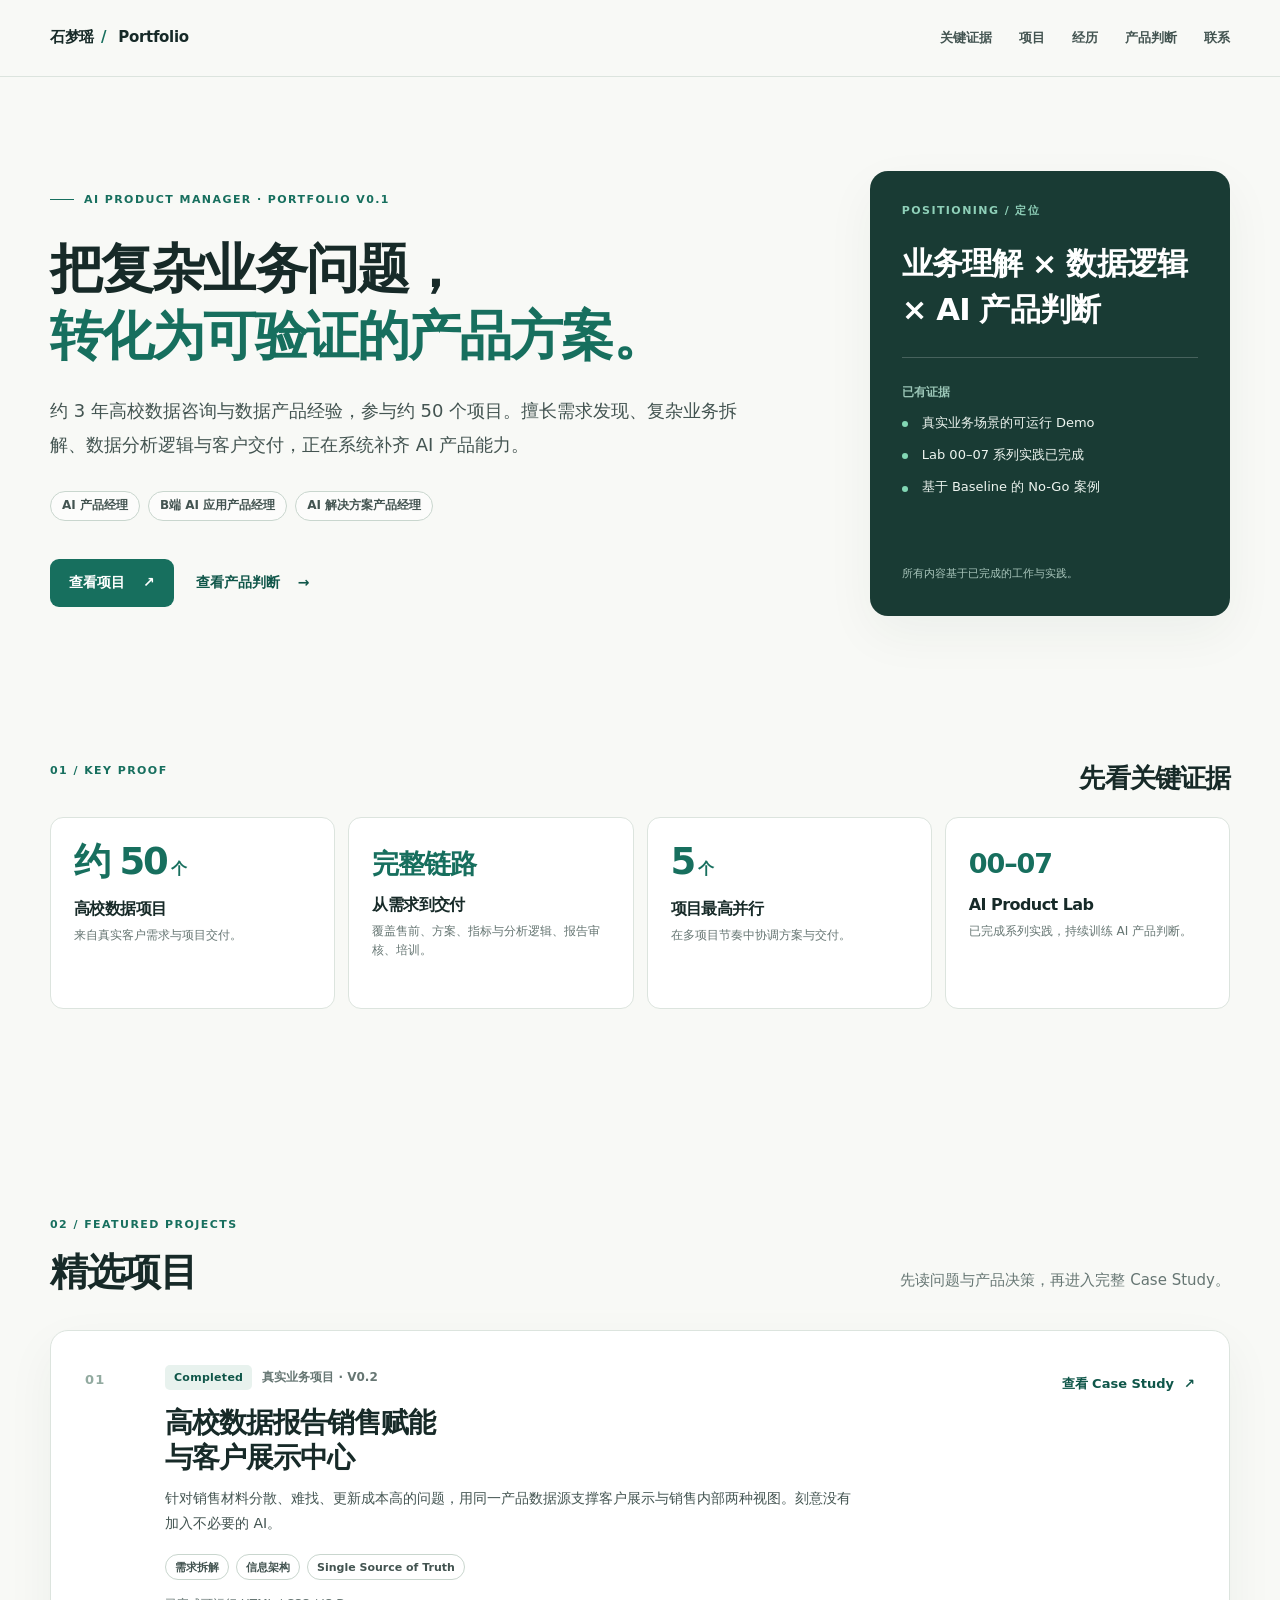
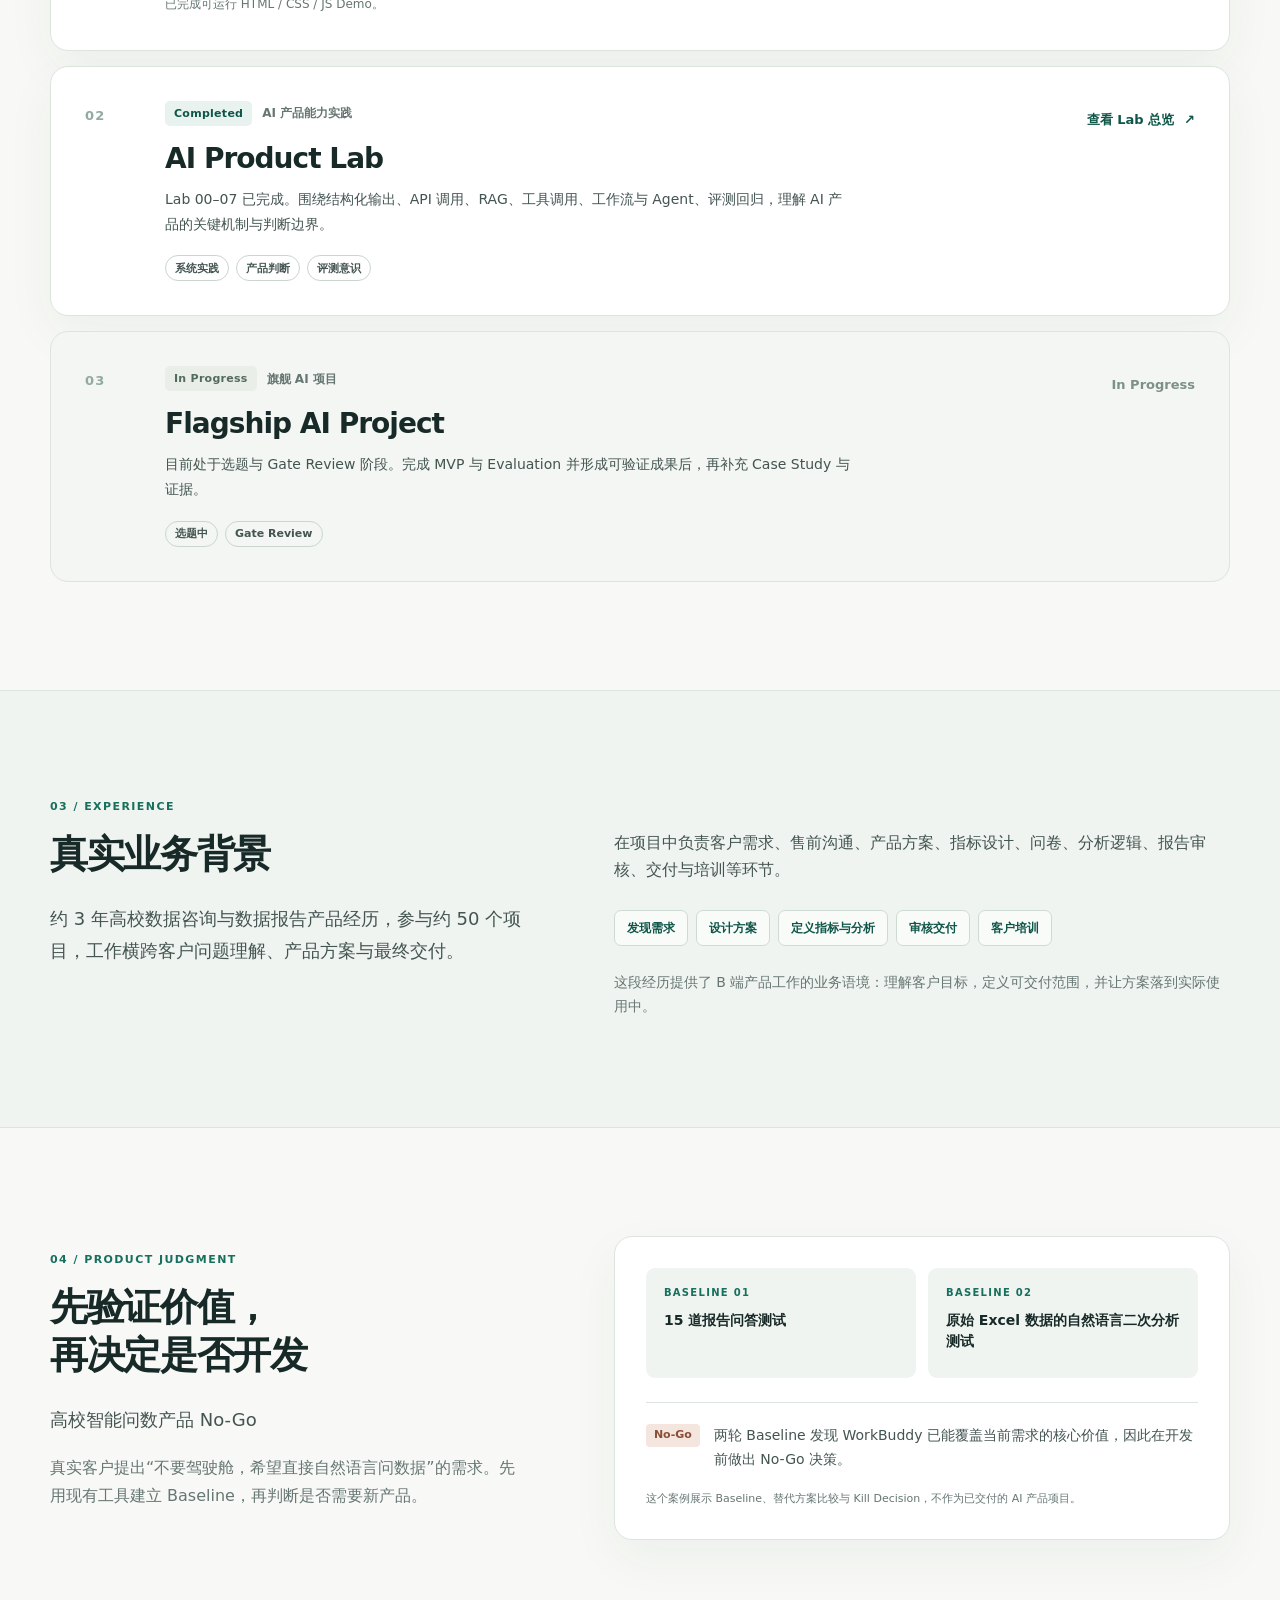
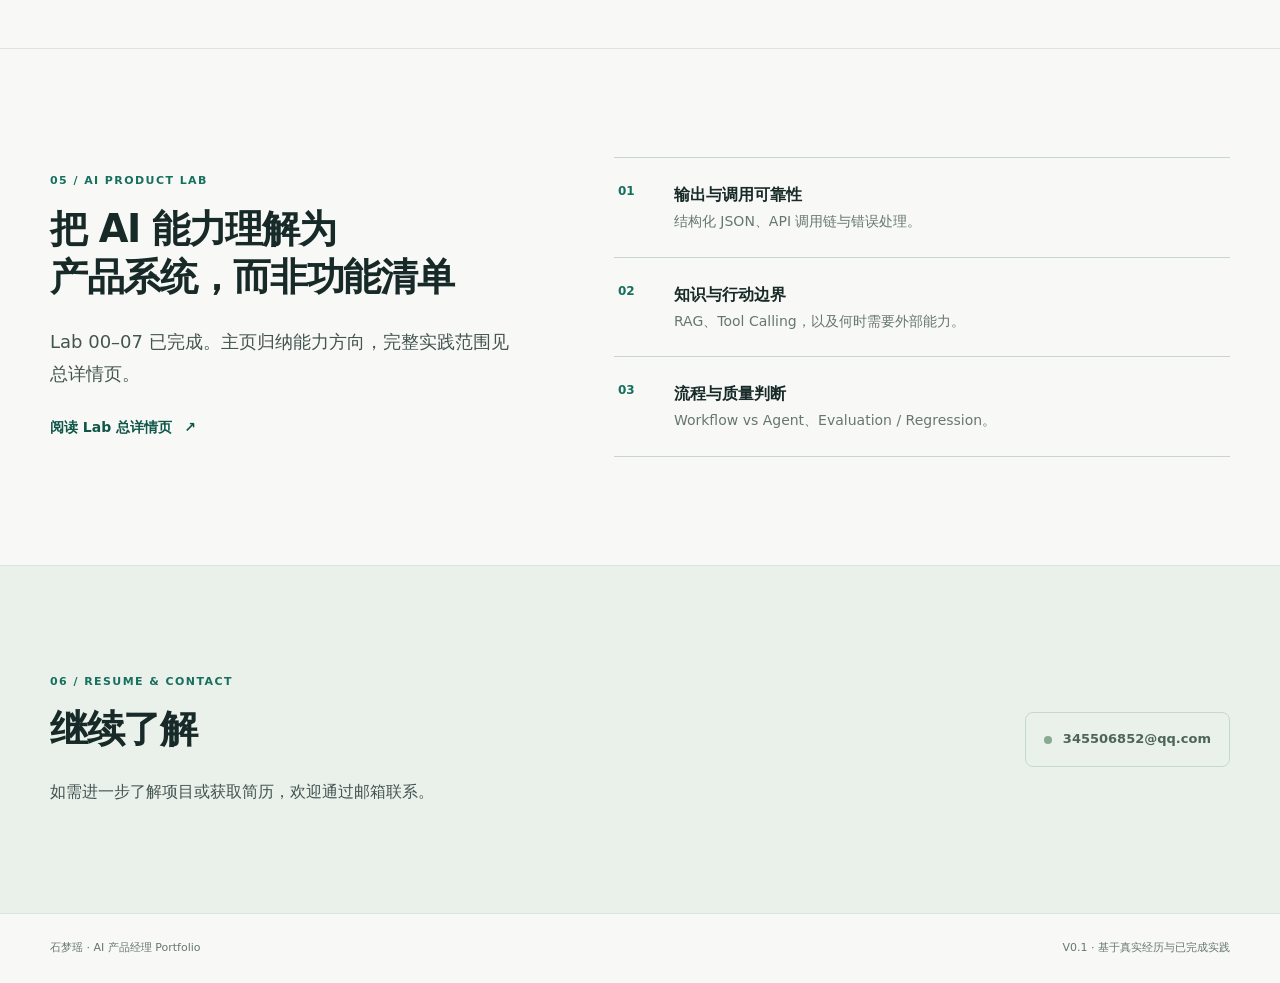
<file: index.html>
<!doctype html>
<html lang="zh-CN">
<head>
  <meta charset="utf-8">
  <meta name="viewport" content="width=device-width, initial-scale=1">
  <meta name="description" content="石梦瑶的 AI 产品经理求职作品集：高校数据产品经验、真实业务项目、AI Product Lab 与产品判断案例。">
  <title>石梦瑶｜AI 产品经理 Portfolio</title>
  <link rel="stylesheet" href="assets/css/styles.css">
</head>
<body>
  <a class="skip-link" href="#main">跳到主要内容</a>
  <header class="site-header">
    <div class="container header-inner">
      <a class="brand" href="index.html" aria-label="返回首页">石梦瑶<span class="brand-mark" aria-hidden="true">/</span> Portfolio</a>
      <nav class="site-nav" aria-label="主导航">
        <a href="#proof">关键证据</a>
        <a href="#projects">项目</a>
        <a href="#experience">经历</a>
        <a href="#judgment">产品判断</a>
        <a href="#contact">联系</a>
      </nav>
    </div>
  </header>

  <main id="main">
    <section class="hero section" aria-labelledby="hero-title">
      <div class="container hero-grid">
        <div class="hero-main">
          <p class="eyebrow"><span class="eyebrow-line" aria-hidden="true"></span> AI PRODUCT MANAGER · PORTFOLIO V0.1</p>
          <h1 id="hero-title">把复杂业务问题，<br><span class="accent-text">转化为可验证的产品方案。</span></h1>
          <p class="hero-lead">约 3 年高校数据咨询与数据产品经验，参与约 50 个项目。擅长需求发现、复杂业务拆解、数据分析逻辑与客户交付，正在系统补齐 AI 产品能力。</p>
          <div class="role-list" aria-label="目标岗位">
            <span>AI 产品经理</span>
            <span>B端 AI 应用产品经理</span>
            <span>AI 解决方案产品经理</span>
          </div>
          <div class="hero-actions">
            <a class="button button-primary" href="#projects">查看项目 <span aria-hidden="true">↗</span></a>
            <a class="button button-text" href="#judgment">查看产品判断 <span aria-hidden="true">→</span></a>
          </div>
        </div>
        <aside class="hero-aside" aria-label="能力与证据摘要">
          <p class="aside-kicker">POSITIONING / 定位</p>
          <p class="aside-statement">业务理解 × 数据逻辑<br>× AI 产品判断</p>
          <div class="aside-divider"></div>
          <p class="aside-label">已有证据</p>
          <ul class="check-list">
            <li>真实业务场景的可运行 Demo</li>
            <li>Lab 00–07 系列实践已完成</li>
            <li>基于 Baseline 的 No-Go 案例</li>
          </ul>
          <p class="aside-footnote">所有内容基于已完成的工作与实践。</p>
        </aside>
      </div>
    </section>

    <section class="section section-tight proof-section" id="proof" aria-labelledby="proof-title">
      <div class="container">
        <div class="section-heading compact-heading">
          <p class="section-kicker">01 / KEY PROOF</p>
          <h2 id="proof-title">先看关键证据</h2>
        </div>
        <div class="proof-grid">
          <article class="proof-card">
            <p class="proof-value">约 50<span class="proof-unit">个</span></p>
            <h3>高校数据项目</h3>
            <p>来自真实客户需求与项目交付。</p>
          </article>
          <article class="proof-card">
            <p class="proof-value proof-word">完整链路</p>
            <h3>从需求到交付</h3>
            <p>覆盖售前、方案、指标与分析逻辑、报告审核、培训。</p>
          </article>
          <article class="proof-card">
            <p class="proof-value">5<span class="proof-unit">个</span></p>
            <h3>项目最高并行</h3>
            <p>在多项目节奏中协调方案与交付。</p>
          </article>
          <article class="proof-card">
            <p class="proof-value proof-word">00–07</p>
            <h3>AI Product Lab</h3>
            <p>已完成系列实践，持续训练 AI 产品判断。</p>
          </article>
        </div>
      </div>
    </section>

    <section class="section" id="projects" aria-labelledby="projects-title">
      <div class="container">
        <div class="section-heading">
          <div>
            <p class="section-kicker">02 / FEATURED PROJECTS</p>
            <h2 id="projects-title">精选项目</h2>
          </div>
          <p class="section-intro">先读问题与产品决策，再进入完整 Case Study。</p>
        </div>
        <div class="project-list">
          <article class="project-card">
            <div class="project-index" aria-hidden="true">01</div>
            <div class="project-body">
              <div class="project-meta"><span class="status status-complete">Completed</span><span>真实业务项目 · V0.2</span></div>
              <h3>高校数据报告销售赋能<br class="desktop-break">与客户展示中心</h3>
              <p>针对销售材料分散、难找、更新成本高的问题，用同一产品数据源支撑客户展示与销售内部两种视图。刻意没有加入不必要的 AI。</p>
              <div class="project-tags"><span>需求拆解</span><span>信息架构</span><span>Single Source of Truth</span></div>
              <p class="evidence-note">已完成可运行 HTML / CSS / JS Demo。</p>
            </div>
            <a class="project-action" href="cases/sales-enablement.html" aria-label="查看高校数据报告销售赋能与客户展示中心的 Case Study">查看 Case Study <span aria-hidden="true">↗</span></a>
          </article>

          <article class="project-card">
            <div class="project-index" aria-hidden="true">02</div>
            <div class="project-body">
              <div class="project-meta"><span class="status status-complete">Completed</span><span>AI 产品能力实践</span></div>
              <h3>AI Product Lab</h3>
              <p>Lab 00–07 已完成。围绕结构化输出、API 调用、RAG、工具调用、工作流与 Agent、评测回归，理解 AI 产品的关键机制与判断边界。</p>
              <div class="project-tags"><span>系统实践</span><span>产品判断</span><span>评测意识</span></div>
            </div>
            <a class="project-action" href="cases/ai-product-lab.html" aria-label="查看 AI Product Lab 总详情页">查看 Lab 总览 <span aria-hidden="true">↗</span></a>
          </article>

          <article class="project-card project-card-pending">
            <div class="project-index" aria-hidden="true">03</div>
            <div class="project-body">
              <div class="project-meta"><span class="status status-progress">In Progress</span><span>旗舰 AI 项目</span></div>
              <h3>Flagship AI Project</h3>
              <p>目前处于选题与 Gate Review 阶段。完成 MVP 与 Evaluation 并形成可验证成果后，再补充 Case Study 与证据。</p>
              <div class="project-tags"><span>选题中</span><span>Gate Review</span></div>
            </div>
            <div class="project-action project-action-muted">In Progress</div>
          </article>
        </div>
      </div>
    </section>

    <section class="section section-tint" id="experience" aria-labelledby="experience-title">
      <div class="container experience-grid">
        <div>
          <p class="section-kicker">03 / EXPERIENCE</p>
          <h2 id="experience-title">真实业务背景</h2>
          <p class="section-lead">约 3 年高校数据咨询与数据报告产品经历，参与约 50 个项目，工作横跨客户问题理解、产品方案与最终交付。</p>
        </div>
        <div class="experience-detail">
          <p>在项目中负责客户需求、售前沟通、产品方案、指标设计、问卷、分析逻辑、报告审核、交付与培训等环节。</p>
          <div class="workflow" aria-label="工作链路">
            <span>发现需求</span><span>设计方案</span><span>定义指标与分析</span><span>审核交付</span><span>客户培训</span>
          </div>
          <p class="detail-note">这段经历提供了 B 端产品工作的业务语境：理解客户目标，定义可交付范围，并让方案落到实际使用中。</p>
        </div>
      </div>
    </section>

    <section class="section" id="judgment" aria-labelledby="judgment-title">
      <div class="container judgment-grid">
        <div>
          <p class="section-kicker">04 / PRODUCT JUDGMENT</p>
          <h2 id="judgment-title">先验证价值，<br>再决定是否开发</h2>
          <p class="section-lead">高校智能问数产品 No-Go</p>
          <p class="muted-copy">真实客户提出“不要驾驶舱，希望直接自然语言问数据”的需求。先用现有工具建立 Baseline，再判断是否需要新产品。</p>
        </div>
        <div class="judgment-panel">
          <div class="baseline-grid">
            <div><span class="mini-label">BASELINE 01</span><strong>15 道报告问答测试</strong></div>
            <div><span class="mini-label">BASELINE 02</span><strong>原始 Excel 数据的自然语言二次分析测试</strong></div>
          </div>
          <div class="decision-line"><span class="decision-badge">No-Go</span><p>两轮 Baseline 发现 WorkBuddy 已能覆盖当前需求的核心价值，因此在开发前做出 No-Go 决策。</p></div>
          <p class="panel-footnote">这个案例展示 Baseline、替代方案比较与 Kill Decision，不作为已交付的 AI 产品项目。</p>
        </div>
      </div>
    </section>

    <section class="section lab-section" id="lab" aria-labelledby="lab-title">
      <div class="container lab-grid">
        <div>
          <p class="section-kicker">05 / AI PRODUCT LAB</p>
          <h2 id="lab-title">把 AI 能力理解为<br>产品系统，而非功能清单</h2>
          <p class="section-lead">Lab 00–07 已完成。主页归纳能力方向，完整实践范围见总详情页。</p>
          <a class="text-link" href="cases/ai-product-lab.html">阅读 Lab 总详情页 <span aria-hidden="true">↗</span></a>
        </div>
        <div class="capability-list">
          <div><span>01</span><p><strong>输出与调用可靠性</strong><br>结构化 JSON、API 调用链与错误处理。</p></div>
          <div><span>02</span><p><strong>知识与行动边界</strong><br>RAG、Tool Calling，以及何时需要外部能力。</p></div>
          <div><span>03</span><p><strong>流程与质量判断</strong><br>Workflow vs Agent、Evaluation / Regression。</p></div>
        </div>
      </div>
    </section>

    <section class="section contact-section" id="contact" aria-labelledby="contact-title">
      <div class="container contact-grid">
        <div>
          <p class="section-kicker">06 / RESUME &amp; CONTACT</p>
          <h2 id="contact-title">继续了解</h2>
          <p>如需进一步了解项目或获取简历，欢迎通过邮箱联系。</p>
        </div>
        <a class="contact-status" href="mailto:345506852@qq.com"><span class="status-dot" aria-hidden="true"></span> 345506852@qq.com</a>
      </div>
    </section>
  </main>

  <footer class="site-footer">
    <div class="container footer-inner"><span>石梦瑶 · AI 产品经理 Portfolio</span><span>V0.1 · 基于真实经历与已完成实践</span></div>
  </footer>
</body>
</html>
</file>
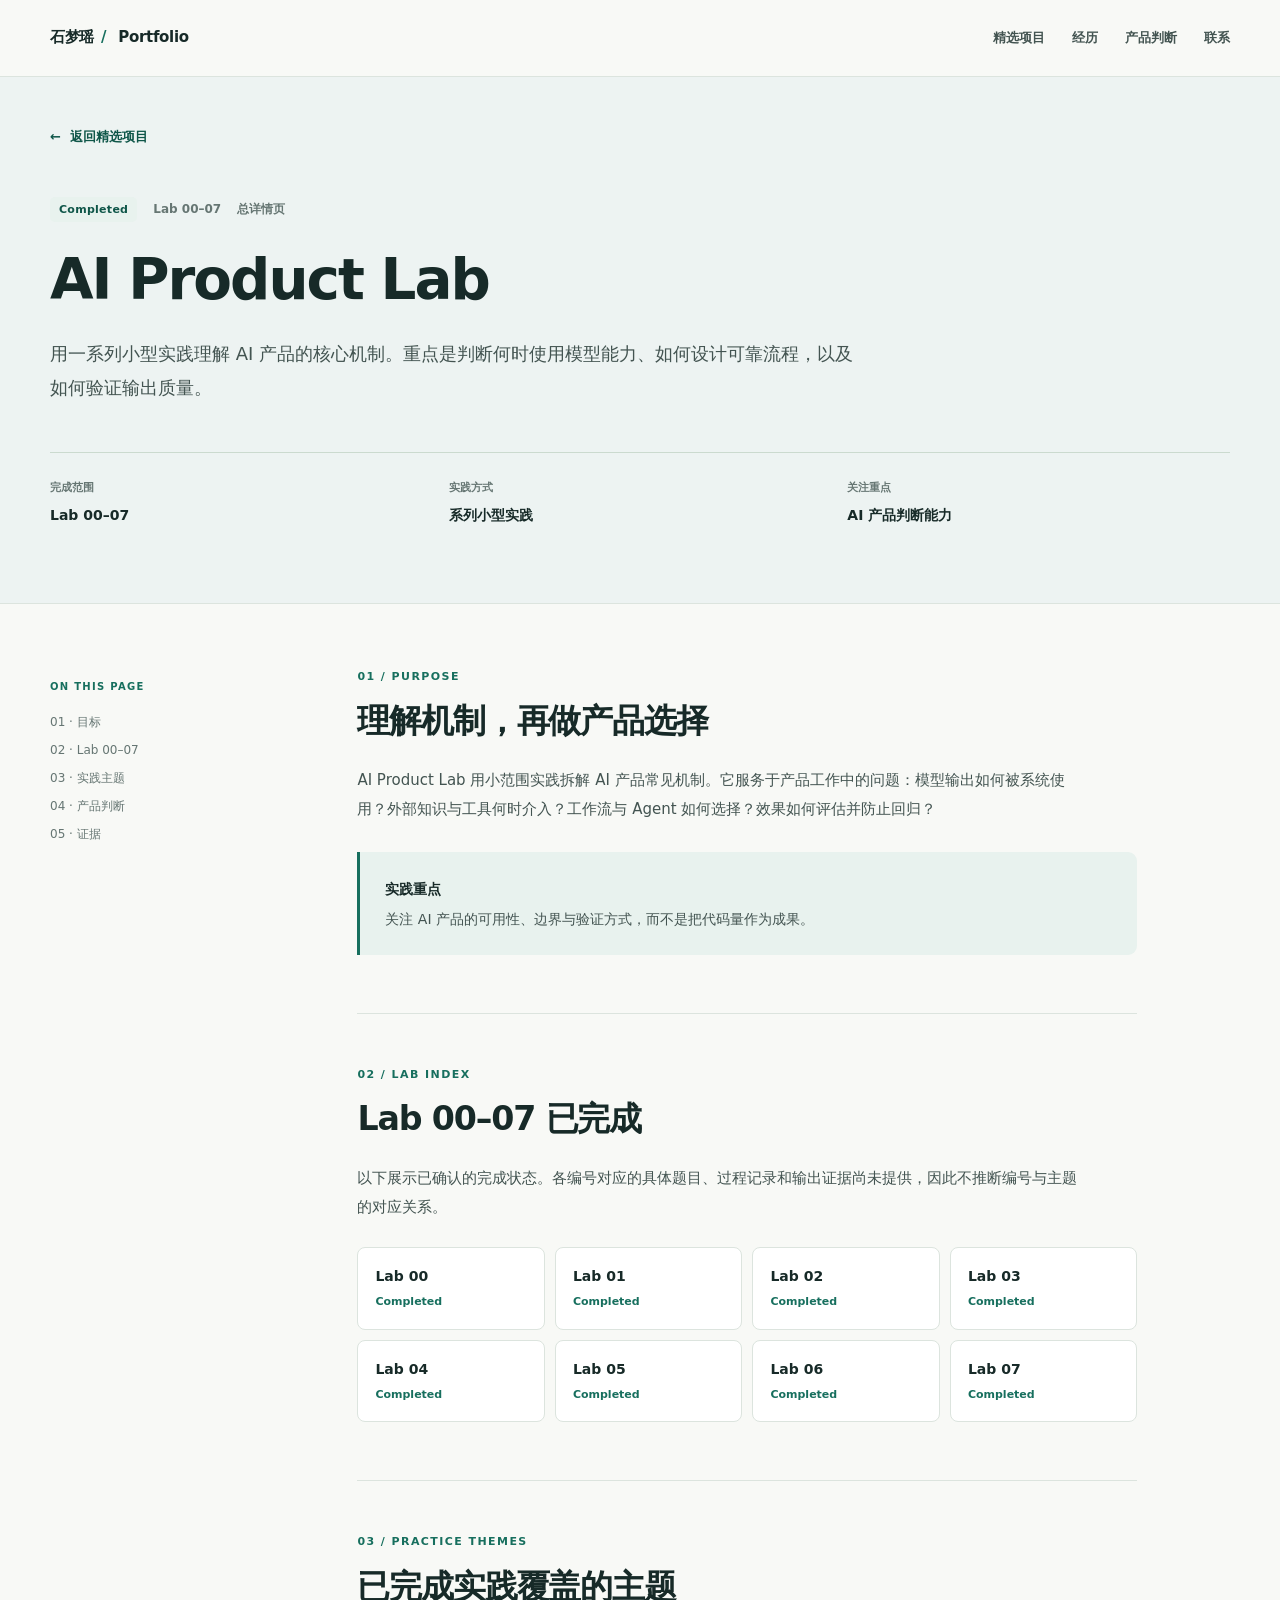
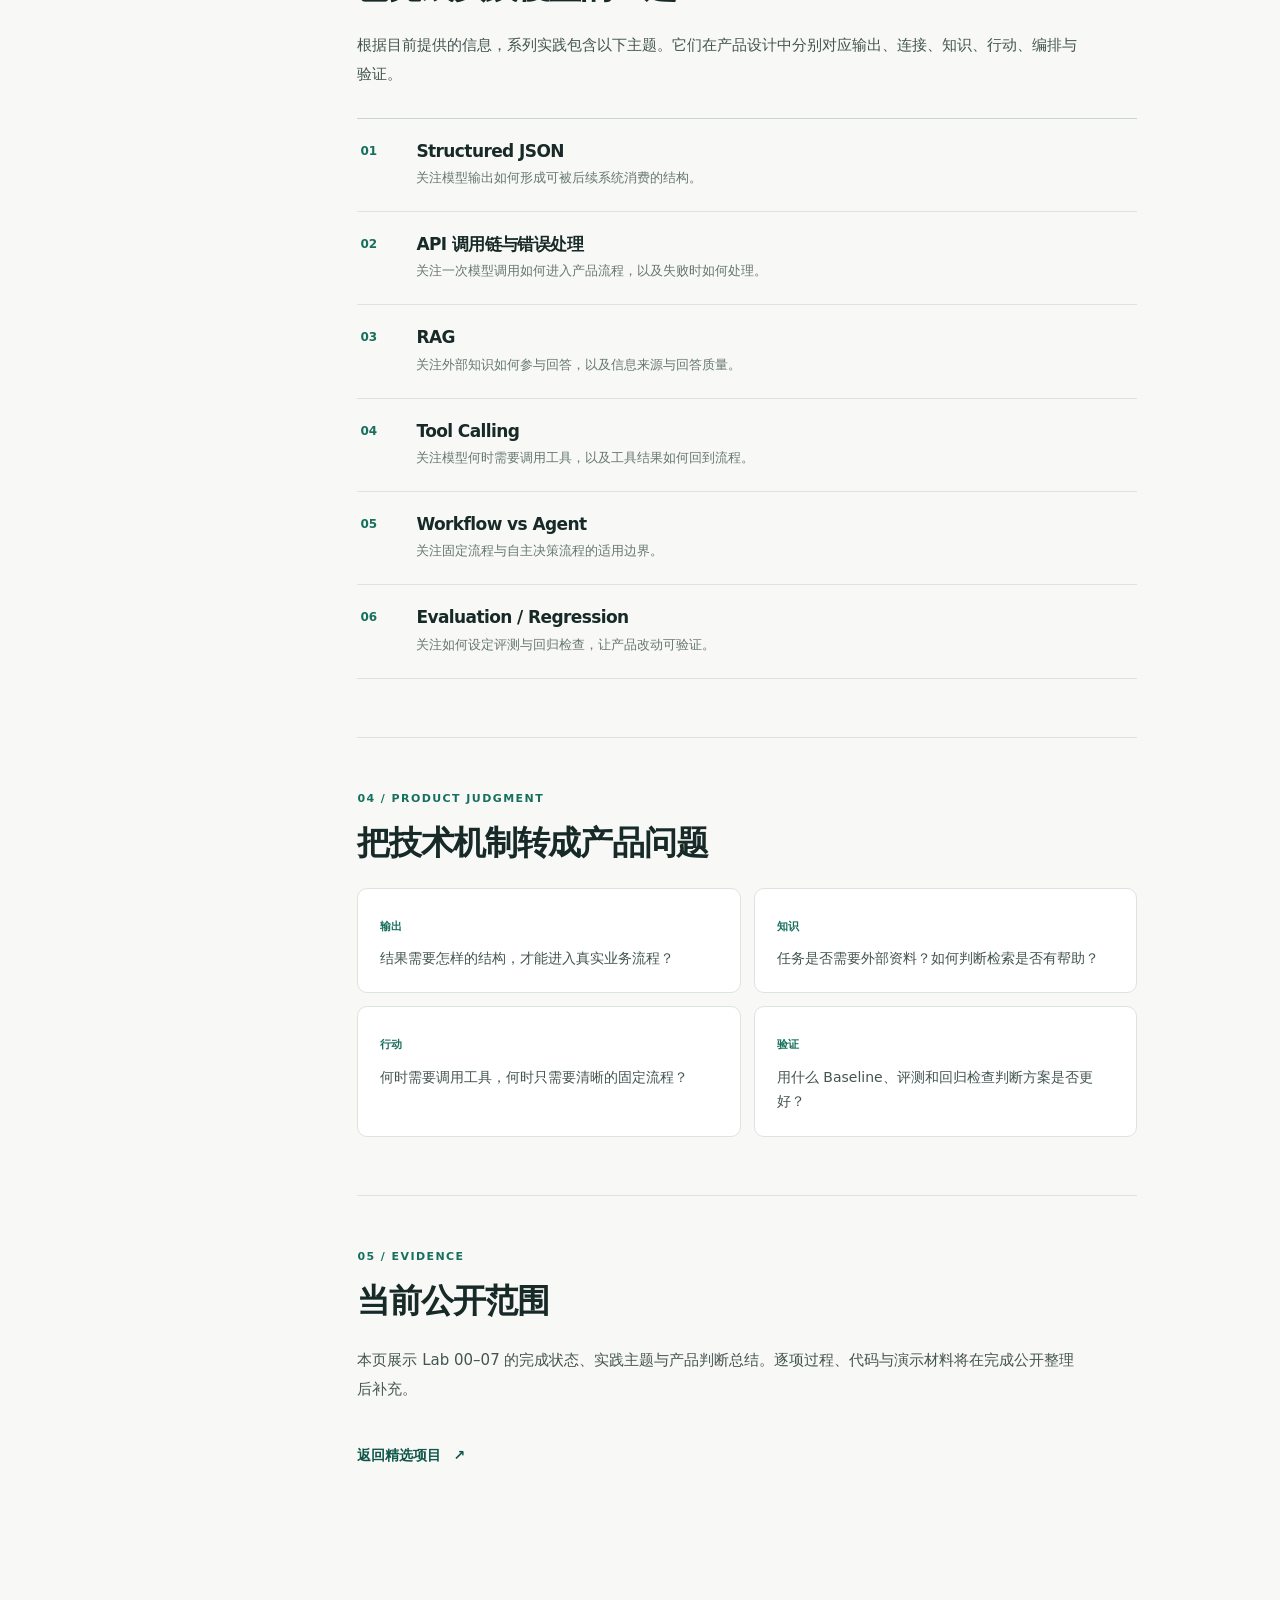
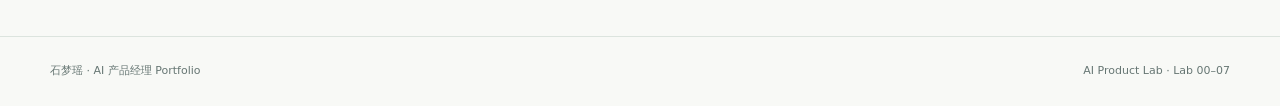
<file: cases/ai-product-lab.html>
<!doctype html>
<html lang="zh-CN">
<head>
  <meta charset="utf-8">
  <meta name="viewport" content="width=device-width, initial-scale=1">
  <meta name="description" content="AI Product Lab 总详情页：Lab 00–07 完成状态、实践主题与 AI 产品判断框架。">
  <title>AI Product Lab｜总详情页｜石梦瑶</title>
  <link rel="stylesheet" href="../assets/css/styles.css">
</head>
<body>
  <a class="skip-link" href="#main">跳到主要内容</a>
  <header class="site-header">
    <div class="container header-inner">
      <a class="brand" href="../index.html">石梦瑶<span class="brand-mark" aria-hidden="true">/</span> Portfolio</a>
      <nav class="site-nav" aria-label="主导航">
        <a href="../index.html#projects">精选项目</a>
        <a href="../index.html#experience">经历</a>
        <a href="../index.html#judgment">产品判断</a>
        <a href="../index.html#contact">联系</a>
      </nav>
    </div>
  </header>

  <main id="main">
    <section class="case-hero lab-hero section">
      <div class="container case-hero-inner">
        <a class="back-link" href="../index.html#projects"><span aria-hidden="true">←</span> 返回精选项目</a>
        <div class="case-meta"><span class="status status-complete">Completed</span><span>Lab 00–07</span><span>总详情页</span></div>
        <h1>AI Product Lab</h1>
        <p class="case-deck">用一系列小型实践理解 AI 产品的核心机制。重点是判断何时使用模型能力、如何设计可靠流程，以及如何验证输出质量。</p>
        <div class="case-facts" aria-label="Lab 概要">
          <div><span>完成范围</span><strong>Lab 00–07</strong></div>
          <div><span>实践方式</span><strong>系列小型实践</strong></div>
          <div><span>关注重点</span><strong>AI 产品判断能力</strong></div>
        </div>
      </div>
    </section>

    <div class="container case-layout">
      <nav class="case-toc" aria-label="本页目录">
        <p>ON THIS PAGE</p>
        <a href="#approach">01 · 目标</a>
        <a href="#lab-index">02 · Lab 00–07</a>
        <a href="#themes">03 · 实践主题</a>
        <a href="#judgment">04 · 产品判断</a>
        <a href="#lab-evidence">05 · 证据</a>
      </nav>

      <div class="case-content">
        <section class="case-section" id="approach" aria-labelledby="approach-title">
          <p class="section-kicker">01 / PURPOSE</p>
          <h2 id="approach-title">理解机制，再做产品选择</h2>
          <p>AI Product Lab 用小范围实践拆解 AI 产品常见机制。它服务于产品工作中的问题：模型输出如何被系统使用？外部知识与工具何时介入？工作流与 Agent 如何选择？效果如何评估并防止回归？</p>
          <div class="insight-box"><strong>实践重点</strong><p>关注 AI 产品的可用性、边界与验证方式，而不是把代码量作为成果。</p></div>
        </section>

        <section class="case-section" id="lab-index" aria-labelledby="lab-index-title">
          <p class="section-kicker">02 / LAB INDEX</p>
          <h2 id="lab-index-title">Lab 00–07 已完成</h2>
          <p>以下展示已确认的完成状态。各编号对应的具体题目、过程记录和输出证据尚未提供，因此不推断编号与主题的对应关系。</p>
          <div class="lab-index-grid" aria-label="Lab 完成状态">
            <div><strong>Lab 00</strong><span>Completed</span></div>
            <div><strong>Lab 01</strong><span>Completed</span></div>
            <div><strong>Lab 02</strong><span>Completed</span></div>
            <div><strong>Lab 03</strong><span>Completed</span></div>
            <div><strong>Lab 04</strong><span>Completed</span></div>
            <div><strong>Lab 05</strong><span>Completed</span></div>
            <div><strong>Lab 06</strong><span>Completed</span></div>
            <div><strong>Lab 07</strong><span>Completed</span></div>
          </div>
        </section>

        <section class="case-section" id="themes" aria-labelledby="themes-title">
          <p class="section-kicker">03 / PRACTICE THEMES</p>
          <h2 id="themes-title">已完成实践覆盖的主题</h2>
          <p>根据目前提供的信息，系列实践包含以下主题。它们在产品设计中分别对应输出、连接、知识、行动、编排与验证。</p>
          <div class="theme-list">
            <div><span>01</span><div><h3>Structured JSON</h3><p>关注模型输出如何形成可被后续系统消费的结构。</p></div></div>
            <div><span>02</span><div><h3>API 调用链与错误处理</h3><p>关注一次模型调用如何进入产品流程，以及失败时如何处理。</p></div></div>
            <div><span>03</span><div><h3>RAG</h3><p>关注外部知识如何参与回答，以及信息来源与回答质量。</p></div></div>
            <div><span>04</span><div><h3>Tool Calling</h3><p>关注模型何时需要调用工具，以及工具结果如何回到流程。</p></div></div>
            <div><span>05</span><div><h3>Workflow vs Agent</h3><p>关注固定流程与自主决策流程的适用边界。</p></div></div>
            <div><span>06</span><div><h3>Evaluation / Regression</h3><p>关注如何设定评测与回归检查，让产品改动可验证。</p></div></div>
          </div>
        </section>

        <section class="case-section" id="judgment" aria-labelledby="lab-judgment-title">
          <p class="section-kicker">04 / PRODUCT JUDGMENT</p>
          <h2 id="lab-judgment-title">把技术机制转成产品问题</h2>
          <div class="question-grid">
            <div><span>输出</span><p>结果需要怎样的结构，才能进入真实业务流程？</p></div>
            <div><span>知识</span><p>任务是否需要外部资料？如何判断检索是否有帮助？</p></div>
            <div><span>行动</span><p>何时需要调用工具，何时只需要清晰的固定流程？</p></div>
            <div><span>验证</span><p>用什么 Baseline、评测和回归检查判断方案是否更好？</p></div>
          </div>
        </section>

        <section class="case-section" id="lab-evidence" aria-labelledby="lab-evidence-title">
          <p class="section-kicker">05 / EVIDENCE</p>
          <h2 id="lab-evidence-title">当前公开范围</h2>
          <p>本页展示 Lab 00–07 的完成状态、实践主题与产品判断总结。逐项过程、代码与演示材料将在完成公开整理后补充。</p>
          <a class="text-link" href="../index.html#projects">返回精选项目 <span aria-hidden="true">↗</span></a>
        </section>
      </div>
    </div>
  </main>

  <footer class="site-footer"><div class="container footer-inner"><span>石梦瑶 · AI 产品经理 Portfolio</span><span>AI Product Lab · Lab 00–07</span></div></footer>
</body>
</html>
</file>
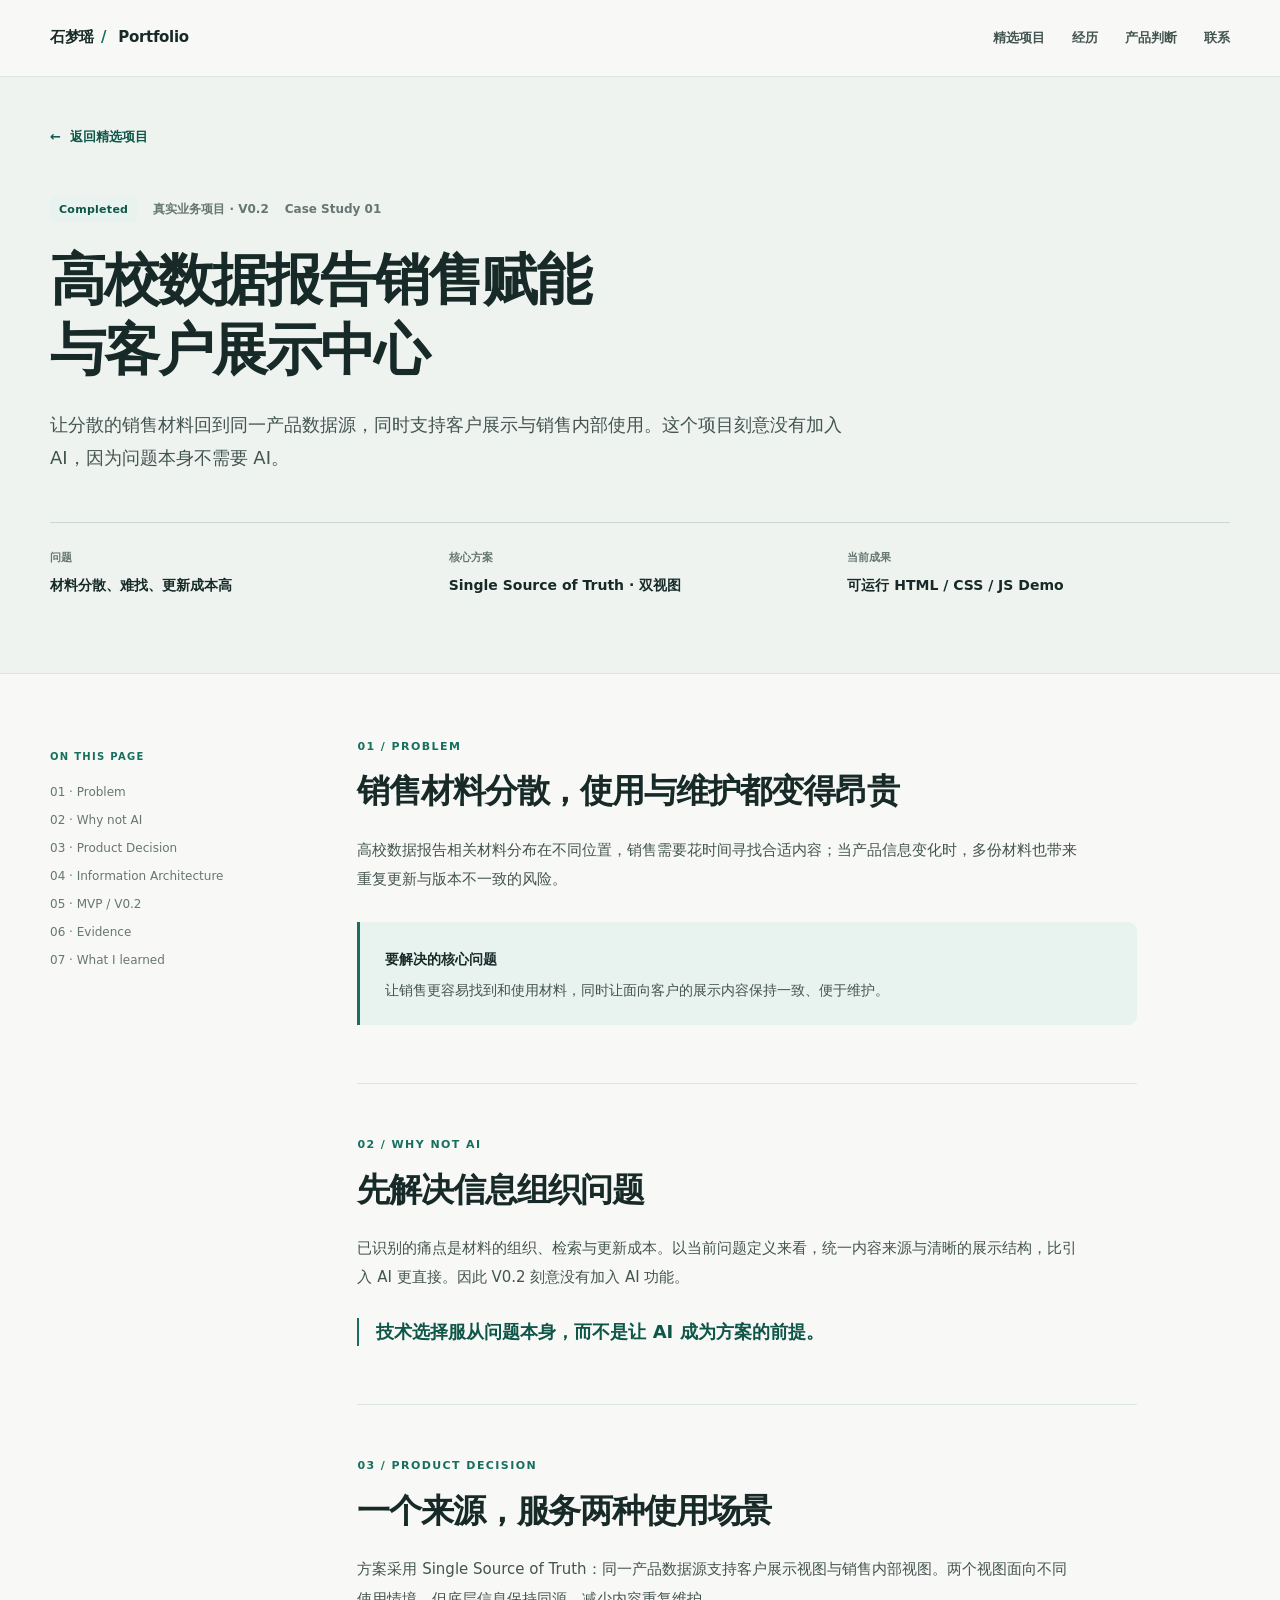
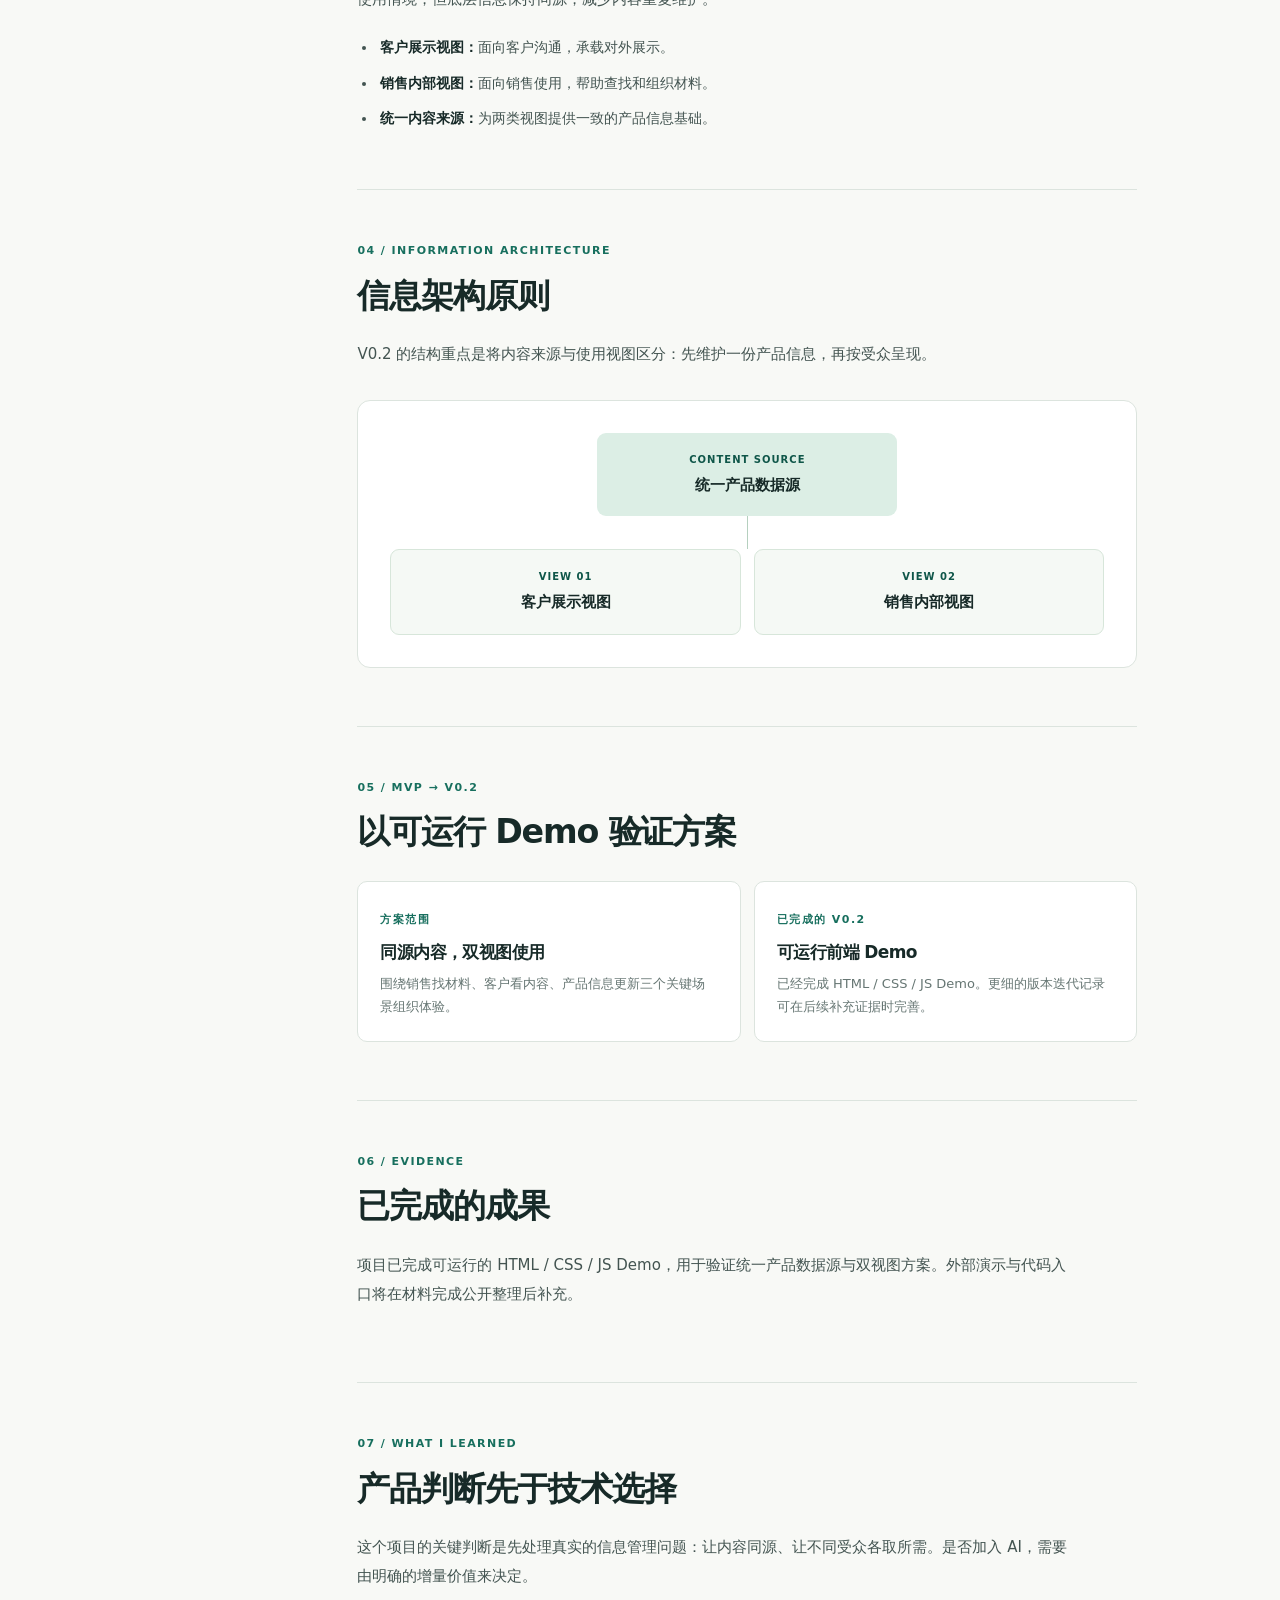
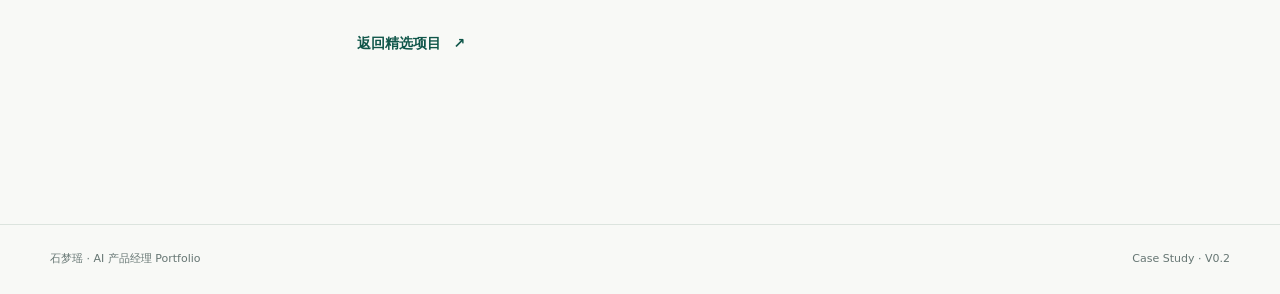
<file: cases/sales-enablement.html>
<!doctype html>
<html lang="zh-CN">
<head>
  <meta charset="utf-8">
  <meta name="viewport" content="width=device-width, initial-scale=1">
  <meta name="description" content="高校数据报告销售赋能与客户展示中心 V0.2 Case Study：问题、非 AI 决策、双视图信息架构与已完成 Demo。">
  <title>销售赋能与客户展示中心｜Case Study｜石梦瑶</title>
  <link rel="stylesheet" href="../assets/css/styles.css">
</head>
<body>
  <a class="skip-link" href="#main">跳到主要内容</a>
  <header class="site-header">
    <div class="container header-inner">
      <a class="brand" href="../index.html">石梦瑶<span class="brand-mark" aria-hidden="true">/</span> Portfolio</a>
      <nav class="site-nav" aria-label="主导航">
        <a href="../index.html#projects">精选项目</a>
        <a href="../index.html#experience">经历</a>
        <a href="../index.html#judgment">产品判断</a>
        <a href="../index.html#contact">联系</a>
      </nav>
    </div>
  </header>

  <main id="main">
    <section class="case-hero section">
      <div class="container case-hero-inner">
        <a class="back-link" href="../index.html#projects"><span aria-hidden="true">←</span> 返回精选项目</a>
        <div class="case-meta"><span class="status status-complete">Completed</span><span>真实业务项目 · V0.2</span><span>Case Study 01</span></div>
        <h1>高校数据报告销售赋能<br>与客户展示中心</h1>
        <p class="case-deck">让分散的销售材料回到同一产品数据源，同时支持客户展示与销售内部使用。这个项目刻意没有加入 AI，因为问题本身不需要 AI。</p>
        <div class="case-facts" aria-label="项目概要">
          <div><span>问题</span><strong>材料分散、难找、更新成本高</strong></div>
          <div><span>核心方案</span><strong>Single Source of Truth · 双视图</strong></div>
          <div><span>当前成果</span><strong>可运行 HTML / CSS / JS Demo</strong></div>
        </div>
      </div>
    </section>

    <div class="container case-layout">
      <nav class="case-toc" aria-label="本页目录">
        <p>ON THIS PAGE</p>
        <a href="#problem">01 · Problem</a>
        <a href="#why-not-ai">02 · Why not AI</a>
        <a href="#decision">03 · Product Decision</a>
        <a href="#architecture">04 · Information Architecture</a>
        <a href="#mvp">05 · MVP / V0.2</a>
        <a href="#evidence">06 · Evidence</a>
        <a href="#learned">07 · What I learned</a>
      </nav>

      <div class="case-content">
        <section class="case-section" id="problem" aria-labelledby="problem-title">
          <p class="section-kicker">01 / PROBLEM</p>
          <h2 id="problem-title">销售材料分散，使用与维护都变得昂贵</h2>
          <p>高校数据报告相关材料分布在不同位置，销售需要花时间寻找合适内容；当产品信息变化时，多份材料也带来重复更新与版本不一致的风险。</p>
          <div class="insight-box"><strong>要解决的核心问题</strong><p>让销售更容易找到和使用材料，同时让面向客户的展示内容保持一致、便于维护。</p></div>
        </section>

        <section class="case-section" id="why-not-ai" aria-labelledby="why-title">
          <p class="section-kicker">02 / WHY NOT AI</p>
          <h2 id="why-title">先解决信息组织问题</h2>
          <p>已识别的痛点是材料的组织、检索与更新成本。以当前问题定义来看，统一内容来源与清晰的展示结构，比引入 AI 更直接。因此 V0.2 刻意没有加入 AI 功能。</p>
          <p class="case-emphasis">技术选择服从问题本身，而不是让 AI 成为方案的前提。</p>
        </section>

        <section class="case-section" id="decision" aria-labelledby="decision-title">
          <p class="section-kicker">03 / PRODUCT DECISION</p>
          <h2 id="decision-title">一个来源，服务两种使用场景</h2>
          <p>方案采用 Single Source of Truth：同一产品数据源支持客户展示视图与销售内部视图。两个视图面向不同使用情境，但底层信息保持同源，减少内容重复维护。</p>
          <ul class="case-bullets">
            <li><strong>客户展示视图：</strong>面向客户沟通，承载对外展示。</li>
            <li><strong>销售内部视图：</strong>面向销售使用，帮助查找和组织材料。</li>
            <li><strong>统一内容来源：</strong>为两类视图提供一致的产品信息基础。</li>
          </ul>
        </section>

        <section class="case-section" id="architecture" aria-labelledby="architecture-title">
          <p class="section-kicker">04 / INFORMATION ARCHITECTURE</p>
          <h2 id="architecture-title">信息架构原则</h2>
          <p>V0.2 的结构重点是将内容来源与使用视图区分：先维护一份产品信息，再按受众呈现。</p>
          <div class="architecture-diagram" role="img" aria-label="同一产品数据源分别支持客户展示视图和销售内部视图">
            <div class="diagram-source"><span>CONTENT SOURCE</span><strong>统一产品数据源</strong></div>
            <div class="diagram-branch" aria-hidden="true"></div>
            <div class="diagram-views"><div><span>VIEW 01</span><strong>客户展示视图</strong></div><div><span>VIEW 02</span><strong>销售内部视图</strong></div></div>
          </div>
        </section>

        <section class="case-section" id="mvp" aria-labelledby="mvp-title">
          <p class="section-kicker">05 / MVP → V0.2</p>
          <h2 id="mvp-title">以可运行 Demo 验证方案</h2>
          <div class="two-column-facts">
            <div><span class="mini-label">方案范围</span><h3>同源内容，双视图使用</h3><p>围绕销售找材料、客户看内容、产品信息更新三个关键场景组织体验。</p></div>
            <div><span class="mini-label">已完成的 V0.2</span><h3>可运行前端 Demo</h3><p>已经完成 HTML / CSS / JS Demo。更细的版本迭代记录可在后续补充证据时完善。</p></div>
          </div>
        </section>

        <section class="case-section" id="evidence" aria-labelledby="evidence-title">
          <p class="section-kicker">06 / EVIDENCE</p>
          <h2 id="evidence-title">已完成的成果</h2>
          <p>项目已完成可运行的 HTML / CSS / JS Demo，用于验证统一产品数据源与双视图方案。外部演示与代码入口将在材料完成公开整理后补充。</p>
        </section>

        <section class="case-section" id="learned" aria-labelledby="learned-title">
          <p class="section-kicker">07 / WHAT I LEARNED</p>
          <h2 id="learned-title">产品判断先于技术选择</h2>
          <p>这个项目的关键判断是先处理真实的信息管理问题：让内容同源、让不同受众各取所需。是否加入 AI，需要由明确的增量价值来决定。</p>
          <a class="text-link" href="../index.html#projects">返回精选项目 <span aria-hidden="true">↗</span></a>
        </section>
      </div>
    </div>
  </main>

  <footer class="site-footer"><div class="container footer-inner"><span>石梦瑶 · AI 产品经理 Portfolio</span><span>Case Study · V0.2</span></div></footer>
</body>
</html>
</file>
<file: assets/css/styles.css>
:root {
  color-scheme: light;
  --ink: #172a28;
  --ink-soft: #435451;
  --muted: #667673;
  --accent: #176f5e;
  --accent-dark: #0f5649;
  --accent-pale: #e8f2ee;
  --paper: #f8f9f6;
  --white: #fff;
  --tint: #f0f4f0;
  --line: #dce4de;
  --line-strong: #c9d6ce;
  --radius: 18px;
  --shadow: 0 18px 50px rgba(25, 50, 42, .05);
}

*, *::before, *::after { box-sizing: border-box; }
html { scroll-behavior: auto; }
body {
  margin: 0;
  min-width: 320px;
  background: var(--paper);
  color: var(--ink);
  font-family: Inter, "Noto Sans SC", "PingFang SC", "Microsoft YaHei", system-ui, sans-serif;
  font-size: 16px;
  line-height: 1.7;
  -webkit-font-smoothing: antialiased;
}
img { display: block; max-width: 100%; }
a { color: inherit; text-decoration: none; }
button, input { font: inherit; }
:focus-visible { outline: 3px solid #64bda5; outline-offset: 4px; }
::selection { background: #cae9dc; color: var(--ink); }
.container { width: min(100% - 64px, 1180px); margin-inline: auto; }
.section { padding-block: 108px; scroll-margin-top: 100px; }
.section-tight { padding-block: 42px 100px; }
.skip-link {
  position: absolute;
  z-index: 20;
  top: -60px;
  left: 18px;
  padding: 8px 14px;
  background: var(--ink);
  color: var(--white);
}
.skip-link:focus { top: 12px; }

/* Navigation */
.site-header {
  position: relative;
  z-index: 5;
  background: rgba(248, 249, 246, .96);
  border-bottom: 1px solid var(--line);
}
.header-inner {
  min-height: 76px;
  display: flex;
  align-items: center;
  justify-content: space-between;
  gap: 32px;
}
.brand { flex: none; font-size: 15px; font-weight: 750; letter-spacing: -.02em; white-space: nowrap; }
.brand-mark { color: var(--accent); padding-inline: 7px; }
.site-nav { display: flex; flex-wrap: wrap; justify-content: flex-end; gap: 8px 27px; }
.site-nav a { color: var(--ink-soft); font-size: 13px; font-weight: 600; white-space: nowrap; }
.site-nav a:hover, .site-nav a:focus-visible { color: var(--accent-dark); }

/* Shared headings */
.eyebrow, .section-kicker, .aside-kicker, .mini-label {
  margin: 0;
  color: var(--accent);
  font-size: 11px;
  font-weight: 750;
  letter-spacing: .13em;
  line-height: 1.4;
  text-transform: uppercase;
}
.eyebrow { display: flex; align-items: center; gap: 10px; }
.eyebrow-line { width: 24px; height: 1px; background: currentColor; }
h1, h2, h3, p { margin-top: 0; }
h1, h2, h3 { line-height: 1.25; letter-spacing: -.035em; }
h1 { font-size: clamp(38px, 4.15vw, 62px); font-weight: 760; }
h2 { font-size: clamp(29px, 3vw, 42px); font-weight: 740; }
h3 { font-size: 20px; font-weight: 700; }
.section-kicker { margin-bottom: 16px; }
.section-heading { display: flex; align-items: end; justify-content: space-between; gap: 35px; margin-bottom: 34px; }
.section-heading h2 { margin-bottom: 0; }
.section-intro { max-width: 390px; margin-bottom: 2px; color: var(--muted); font-size: 15px; text-align: right; }
.section-lead { max-width: 560px; color: var(--ink-soft); font-size: 18px; line-height: 1.8; }
.compact-heading { margin-bottom: 22px; }
.compact-heading h2 { font-size: 26px; }
.muted-copy { color: var(--muted); }
.accent-text { color: var(--accent); }

/* Hero */
.hero { padding-block: 94px 104px; }
.hero-grid { display: grid; grid-template-columns: minmax(0, 1.65fr) minmax(285px, .8fr); align-items: stretch; gap: clamp(40px, 6vw, 100px); }
.hero-main { padding-top: 21px; }
.hero h1 { max-width: 790px; margin: 29px 0 25px; }
.hero-lead { max-width: 690px; color: var(--ink-soft); font-size: 18px; line-height: 1.9; }
.role-list { display: flex; flex-wrap: wrap; gap: 8px; margin-top: 28px; }
.role-list span, .project-tags span {
  display: inline-flex;
  align-items: center;
  min-height: 30px;
  padding: 4px 11px;
  border: 1px solid var(--line-strong);
  border-radius: 999px;
  background: rgba(255,255,255,.6);
  color: var(--ink-soft);
  font-size: 12px;
  font-weight: 600;
  line-height: 1.4;
}
.hero-actions { display: flex; align-items: center; flex-wrap: wrap; gap: 22px; margin-top: 38px; }
.button { display: inline-flex; align-items: center; justify-content: center; gap: 18px; min-height: 48px; font-size: 14px; font-weight: 700; }
.button-primary { padding: 10px 19px; border-radius: 9px; background: var(--accent); color: var(--white); }
.button-primary:hover { background: var(--accent-dark); }
.button-text { color: var(--accent-dark); }
.button-text:hover, .text-link:hover { text-decoration: underline; text-underline-offset: 5px; }
.hero-aside {
  display: flex;
  flex-direction: column;
  min-height: 445px;
  padding: 32px;
  border-radius: var(--radius);
  background: #193b34;
  box-shadow: var(--shadow);
  color: var(--white);
}
.aside-kicker { color: #8fd0b9; }
.aside-statement { margin: 22px 0 24px; font-size: clamp(23px, 2.4vw, 31px); font-weight: 690; line-height: 1.5; letter-spacing: -.03em; }
.aside-divider { height: 1px; background: rgba(255,255,255,.2); }
.aside-label { margin: 24px 0 11px; color: #9ac5b6; font-size: 12px; font-weight: 650; }
.check-list { display: grid; gap: 12px; margin: 0; padding: 0; list-style: none; }
.check-list li { position: relative; padding-left: 20px; color: #eef5f0; font-size: 13px; line-height: 1.55; }
.check-list li::before { position: absolute; left: 0; top: .64em; width: 6px; height: 6px; border-radius: 50%; background: #82d7b4; content: ""; }
.aside-footnote { margin: auto 0 0; padding-top: 20px; color: #a9c6bc; font-size: 11px; }

/* Proof and projects */
.proof-grid { display: grid; grid-template-columns: repeat(4, minmax(0, 1fr)); gap: 13px; }
.proof-card { min-height: 192px; padding: 23px; border: 1px solid var(--line); border-radius: 13px; background: var(--white); }
.proof-value { margin-bottom: 16px; color: var(--accent); font-size: 37px; font-weight: 760; line-height: 1.15; letter-spacing: -.06em; }
.proof-value.proof-word { padding-top: 7px; font-size: 27px; letter-spacing: -.04em; }
.proof-unit { margin-left: 4px; font-size: 16px; letter-spacing: 0; }
.proof-card h3 { margin-bottom: 7px; font-size: 16px; }
.proof-card p:last-child { margin-bottom: 0; color: var(--muted); font-size: 12px; line-height: 1.65; }
.project-list { display: grid; gap: 15px; }
.project-card {
  display: grid;
  grid-template-columns: 62px minmax(0, 1fr) 180px;
  gap: 18px;
  align-items: start;
  padding: 34px;
  border: 1px solid var(--line);
  border-radius: var(--radius);
  background: var(--white);
  box-shadow: var(--shadow);
}
.project-card-pending { background: #f3f6f2; box-shadow: none; }
.project-index { padding-top: 4px; color: #92aaa0; font-size: 13px; font-weight: 700; letter-spacing: .09em; }
.project-meta, .case-meta { display: flex; align-items: center; flex-wrap: wrap; gap: 10px; color: var(--muted); font-size: 12px; font-weight: 600; }
.status { display: inline-flex; align-items: center; min-height: 25px; padding: 3px 9px; border-radius: 5px; font-size: 11px; font-weight: 750; line-height: 1.2; letter-spacing: .025em; }
.status-progress { background: #e9eee8; color: #536a5f; }
.status-complete { background: var(--accent-pale); color: var(--accent-dark); }
.project-body h3 { margin: 15px 0 11px; font-size: clamp(22px, 2.2vw, 28px); }
.project-body > p { max-width: 690px; margin-bottom: 18px; color: var(--ink-soft); font-size: 14px; line-height: 1.8; }
.project-tags { display: flex; flex-wrap: wrap; gap: 7px; }
.project-tags span { min-height: 26px; padding: 3px 9px; background: transparent; font-size: 11px; }
.project-body .evidence-note { margin: 14px 0 0; color: var(--muted); font-size: 12px; }
.project-action { display: inline-flex; align-items: center; justify-content: flex-end; gap: 10px; justify-self: end; padding-top: 8px; color: var(--accent-dark); font-size: 13px; font-weight: 750; white-space: nowrap; }
a.project-action:hover { text-decoration: underline; text-underline-offset: 5px; }
.project-action-muted { color: #7d9187; font-weight: 600; }

/* Experience, judgment, lab and contact */
.section-tint { border-block: 1px solid var(--line); background: var(--tint); }
.experience-grid, .judgment-grid, .lab-grid, .contact-grid { display: grid; grid-template-columns: minmax(0, .87fr) minmax(0, 1.13fr); gap: clamp(36px, 7vw, 100px); }
.experience-grid h2, .judgment-grid h2, .lab-grid h2, .contact-grid h2 { margin-bottom: 25px; }
.experience-detail { padding-top: 30px; }
.experience-detail > p:first-child { max-width: 610px; margin-bottom: 27px; color: var(--ink-soft); font-size: 16px; }
.workflow { display: flex; flex-wrap: wrap; gap: 8px; margin-bottom: 25px; }
.workflow span { display: inline-flex; align-items: center; padding: 7px 12px; border: 1px solid #cedbd2; border-radius: 7px; background: rgba(255,255,255,.65); color: var(--accent-dark); font-size: 12px; font-weight: 700; }
.detail-note { max-width: 610px; margin-bottom: 0; color: var(--muted); font-size: 14px; }
.judgment-grid { align-items: center; }
.judgment-panel { padding: 31px; border: 1px solid var(--line); border-radius: var(--radius); background: var(--white); box-shadow: var(--shadow); }
.baseline-grid { display: grid; grid-template-columns: 1fr 1fr; gap: 12px; }
.baseline-grid > div { min-height: 110px; padding: 18px; border-radius: 9px; background: var(--tint); }
.baseline-grid .mini-label { display: block; margin-bottom: 10px; font-size: 10px; }
.baseline-grid strong { display: block; font-size: 14px; line-height: 1.5; }
.decision-line { display: flex; align-items: start; gap: 14px; margin-top: 24px; padding-top: 21px; border-top: 1px solid var(--line); }
.decision-badge { flex: none; padding: 2px 8px; border-radius: 4px; background: #f4e6df; color: #8b4d35; font-size: 11px; font-weight: 750; }
.decision-line p { margin-bottom: 0; color: var(--ink-soft); font-size: 14px; line-height: 1.7; }
.panel-footnote { margin: 18px 0 0; color: var(--muted); font-size: 11px; }
.lab-section { border-top: 1px solid var(--line); }
.lab-grid { align-items: center; }
.lab-grid .section-lead { margin-bottom: 23px; }
.text-link { display: inline-flex; align-items: center; gap: 12px; color: var(--accent-dark); font-size: 14px; font-weight: 750; }
.capability-list { border-top: 1px solid var(--line-strong); }
.capability-list > div { display: grid; grid-template-columns: 42px 1fr; gap: 14px; padding: 23px 4px; border-bottom: 1px solid var(--line-strong); }
.capability-list span { color: var(--accent); font-size: 12px; font-weight: 750; }
.capability-list p { margin: 0; color: var(--muted); font-size: 14px; line-height: 1.75; }
.capability-list strong { color: var(--ink); font-size: 16px; }
.contact-section { border-top: 1px solid var(--line); background: #eaf1eb; }
.contact-grid { align-items: center; }
.contact-grid p:last-child { margin-bottom: 0; color: var(--ink-soft); }
.contact-status { justify-self: end; display: inline-flex; align-items: center; gap: 11px; padding: 15px 18px; border: 1px solid #c7d9cb; border-radius: 8px; color: #4c6557; font-size: 13px; font-weight: 650; }
.status-dot { width: 8px; height: 8px; border-radius: 50%; background: #87aa90; }
.site-footer { padding-block: 25px; border-top: 1px solid var(--line); background: var(--paper); }
.footer-inner { display: flex; justify-content: space-between; gap: 20px; color: var(--muted); font-size: 11px; }

/* Case study pages */
.case-hero { padding-block: 45px 75px; border-bottom: 1px solid var(--line); background: #eef3ef; }
.case-hero-inner { max-width: 1180px; }
.back-link { display: inline-flex; align-items: center; gap: 9px; margin-bottom: 49px; color: var(--accent-dark); font-size: 13px; font-weight: 700; }
.back-link:hover { text-decoration: underline; text-underline-offset: 5px; }
.case-meta { gap: 11px 16px; }
.case-hero h1 { max-width: 850px; margin: 23px 0 22px; font-size: clamp(38px, 4.4vw, 62px); }
.case-deck { max-width: 820px; color: var(--ink-soft); font-size: 18px; line-height: 1.85; }
.case-facts { display: grid; grid-template-columns: repeat(3, 1fr); gap: 16px; margin-top: 48px; padding-top: 26px; border-top: 1px solid #cbdacf; }
.case-facts > div { display: grid; align-content: start; gap: 6px; }
.case-facts span { color: var(--muted); font-size: 11px; font-weight: 650; }
.case-facts strong { font-size: 14px; font-weight: 700; }
.case-layout { display: grid; grid-template-columns: 205px minmax(0, 1fr); gap: clamp(55px, 8vw, 120px); align-items: start; padding-block: 65px 110px; }
.case-toc { position: sticky; top: 30px; display: grid; gap: 10px; padding-top: 9px; }
.case-toc p { margin-bottom: 8px; color: var(--accent); font-size: 10px; font-weight: 750; letter-spacing: .13em; }
.case-toc a { color: var(--muted); font-size: 12px; line-height: 1.5; }
.case-toc a:hover { color: var(--accent-dark); }
.case-content { min-width: 0; max-width: 780px; }
.case-section { padding-block: 53px 58px; border-bottom: 1px solid var(--line); scroll-margin-top: 22px; }
.case-section:first-child { padding-top: 0; }
.case-section:last-child { border-bottom: 0; }
.case-section h2 { margin-bottom: 24px; font-size: clamp(28px, 2.6vw, 36px); }
.case-section > p:not(.section-kicker):not(.case-emphasis) { max-width: 720px; color: var(--ink-soft); font-size: 15px; line-height: 1.95; }
.insight-box { margin-top: 28px; padding: 23px 25px; border-left: 3px solid var(--accent); border-radius: 0 9px 9px 0; background: var(--accent-pale); }
.insight-box strong { font-size: 14px; }
.insight-box p { margin: 5px 0 0; color: var(--ink-soft); font-size: 14px; line-height: 1.75; }
.case-emphasis { margin: 25px 0 0; padding-left: 17px; border-left: 2px solid var(--accent); color: var(--accent-dark); font-size: 18px; font-weight: 700; line-height: 1.6; }
.case-bullets { display: grid; gap: 12px; margin: 22px 0 0; padding-left: 20px; color: var(--ink-soft); font-size: 14px; }
.case-bullets li { padding-left: 3px; }
.case-bullets strong { color: var(--ink); }
.architecture-diagram { margin-top: 30px; padding: 32px; border: 1px solid var(--line); border-radius: 13px; background: var(--white); }
.diagram-source, .diagram-views > div { display: grid; gap: 5px; padding: 18px; border-radius: 9px; text-align: center; }
.diagram-source { max-width: 300px; margin-inline: auto; background: #dceee5; }
.diagram-source span, .diagram-views span { color: var(--accent-dark); font-size: 10px; font-weight: 750; letter-spacing: .1em; }
.diagram-source strong, .diagram-views strong { font-size: 15px; }
.diagram-branch { width: 1px; height: 33px; margin-inline: auto; background: #b5d0bf; }
.diagram-views { display: grid; grid-template-columns: 1fr 1fr; gap: 13px; }
.diagram-views > div { border: 1px solid #d7e6da; background: #f5f9f5; }
.two-column-facts, .evidence-grid, .question-grid { display: grid; grid-template-columns: 1fr 1fr; gap: 13px; margin-top: 28px; }
.two-column-facts > div, .question-grid > div { padding: 22px; border: 1px solid var(--line); border-radius: 10px; background: var(--white); }
.two-column-facts h3 { margin: 11px 0 9px; font-size: 17px; }
.two-column-facts p { margin-bottom: 0; color: var(--muted); font-size: 13px; line-height: 1.8; }
.evidence-grid { grid-template-columns: repeat(3, 1fr); }
.evidence-grid > div { display: grid; gap: 8px; min-height: 96px; padding: 17px; border: 1px solid var(--line); border-radius: 9px; background: var(--white); }
.evidence-grid strong { font-size: 13px; }
.evidence-grid span { color: var(--muted); font-size: 11px; }
.case-section > .text-link { margin-top: 25px; }
.lab-hero { background: #edf3f2; }
.lab-index-grid { display: grid; grid-template-columns: repeat(4, 1fr); gap: 10px; margin-top: 25px; }
.lab-index-grid > div { display: grid; gap: 4px; padding: 17px; border: 1px solid var(--line); border-radius: 8px; background: var(--white); }
.lab-index-grid strong { font-size: 14px; }
.lab-index-grid span { color: var(--accent); font-size: 11px; font-weight: 700; }
.theme-list { margin-top: 28px; border-top: 1px solid var(--line-strong); }
.theme-list > div { display: grid; grid-template-columns: 42px 1fr; gap: 14px; padding: 22px 3px; border-bottom: 1px solid var(--line); }
.theme-list > div > span { color: var(--accent); font-size: 12px; font-weight: 750; }
.theme-list h3 { margin-bottom: 5px; font-size: 17px; }
.theme-list p { margin-bottom: 0; color: var(--muted); font-size: 13px; }
.question-grid { margin-top: 0; }
.question-grid span { color: var(--accent); font-size: 11px; font-weight: 750; }
.question-grid p { margin: 8px 0 0; color: var(--ink-soft); font-size: 14px; line-height: 1.75; }

@media (max-width: 1000px) {
  .hero-grid { gap: 35px; grid-template-columns: minmax(0, 1.4fr) minmax(260px, .8fr); }
  .hero-aside { padding: 25px; }
  .project-card { grid-template-columns: 42px minmax(0, 1fr); }
  .project-action { grid-column: 2; justify-self: start; padding-top: 0; }
  .case-layout { gap: 45px; }
}

@media (max-width: 760px) {
  .container { width: min(100% - 36px, 1180px); }
  .section { padding-block: 72px; }
  .section-tight { padding-block: 20px 72px; }
  .header-inner { align-items: flex-start; flex-direction: column; gap: 10px; padding-block: 14px; }
  .site-nav { width: 100%; flex-wrap: nowrap; justify-content: flex-start; gap: 22px; overflow-x: auto; padding-bottom: 3px; scrollbar-width: thin; }
  .site-nav a { font-size: 12px; }
  .hero { padding-block: 68px 74px; }
  .hero-grid, .experience-grid, .judgment-grid, .lab-grid, .contact-grid { grid-template-columns: 1fr; gap: 30px; }
  .hero-main { padding-top: 0; }
  .hero h1 { margin-top: 23px; }
  .hero-lead { font-size: 16px; }
  .hero-aside { min-height: auto; }
  .aside-statement { margin-bottom: 19px; }
  .aside-footnote { padding-top: 20px; }
  .proof-grid { grid-template-columns: repeat(2, 1fr); }
  .section-heading { align-items: start; flex-direction: column; gap: 10px; }
  .section-intro { text-align: left; }
  .experience-detail { padding-top: 0; }
  .contact-status { justify-self: start; }
  .case-hero { padding-block: 32px 55px; }
  .back-link { margin-bottom: 34px; }
  .case-layout { display: block; padding-block: 25px 75px; }
  .case-toc { position: static; display: flex; gap: 10px 18px; overflow-x: auto; margin-bottom: 25px; padding: 0 0 16px; border-bottom: 1px solid var(--line); white-space: nowrap; }
  .case-toc p { display: none; }
  .case-toc a { flex: none; }
  .case-section { padding-block: 42px 47px; }
}

@media (max-width: 520px) {
  .container { width: min(100% - 30px, 1180px); }
  h1 { font-size: 37px; }
  h2 { font-size: 30px; }
  .hero h1 br { display: none; }
  .hero-actions { gap: 17px; }
  .role-list span { font-size: 11px; }
  .proof-grid { gap: 9px; }
  .proof-card { min-height: 174px; padding: 17px; }
  .proof-value { font-size: 31px; }
  .proof-value.proof-word { font-size: 22px; }
  .proof-card h3 { font-size: 14px; }
  .project-card { grid-template-columns: 1fr; gap: 0; padding: 23px; }
  .project-index { margin-bottom: 12px; }
  .project-action { grid-column: 1; margin-top: 16px; }
  .project-body h3 { font-size: 23px; }
  .desktop-break { display: none; }
  .baseline-grid, .two-column-facts, .question-grid { grid-template-columns: 1fr; }
  .judgment-panel { padding: 22px; }
  .decision-line { flex-direction: column; gap: 11px; }
  .footer-inner { flex-direction: column; gap: 4px; }
  .case-hero h1 { font-size: 35px; }
  .case-deck { font-size: 16px; }
  .case-facts { grid-template-columns: 1fr; gap: 15px; margin-top: 34px; }
  .case-facts > div { gap: 2px; }
  .case-section h2 { font-size: 28px; }
  .architecture-diagram { padding: 19px; }
  .diagram-views { gap: 8px; }
  .diagram-views > div { padding: 14px 8px; }
  .diagram-views strong { font-size: 13px; }
  .evidence-grid { grid-template-columns: 1fr; }
  .evidence-grid > div { min-height: auto; }
  .lab-index-grid { grid-template-columns: repeat(2, 1fr); }
}
</file>
